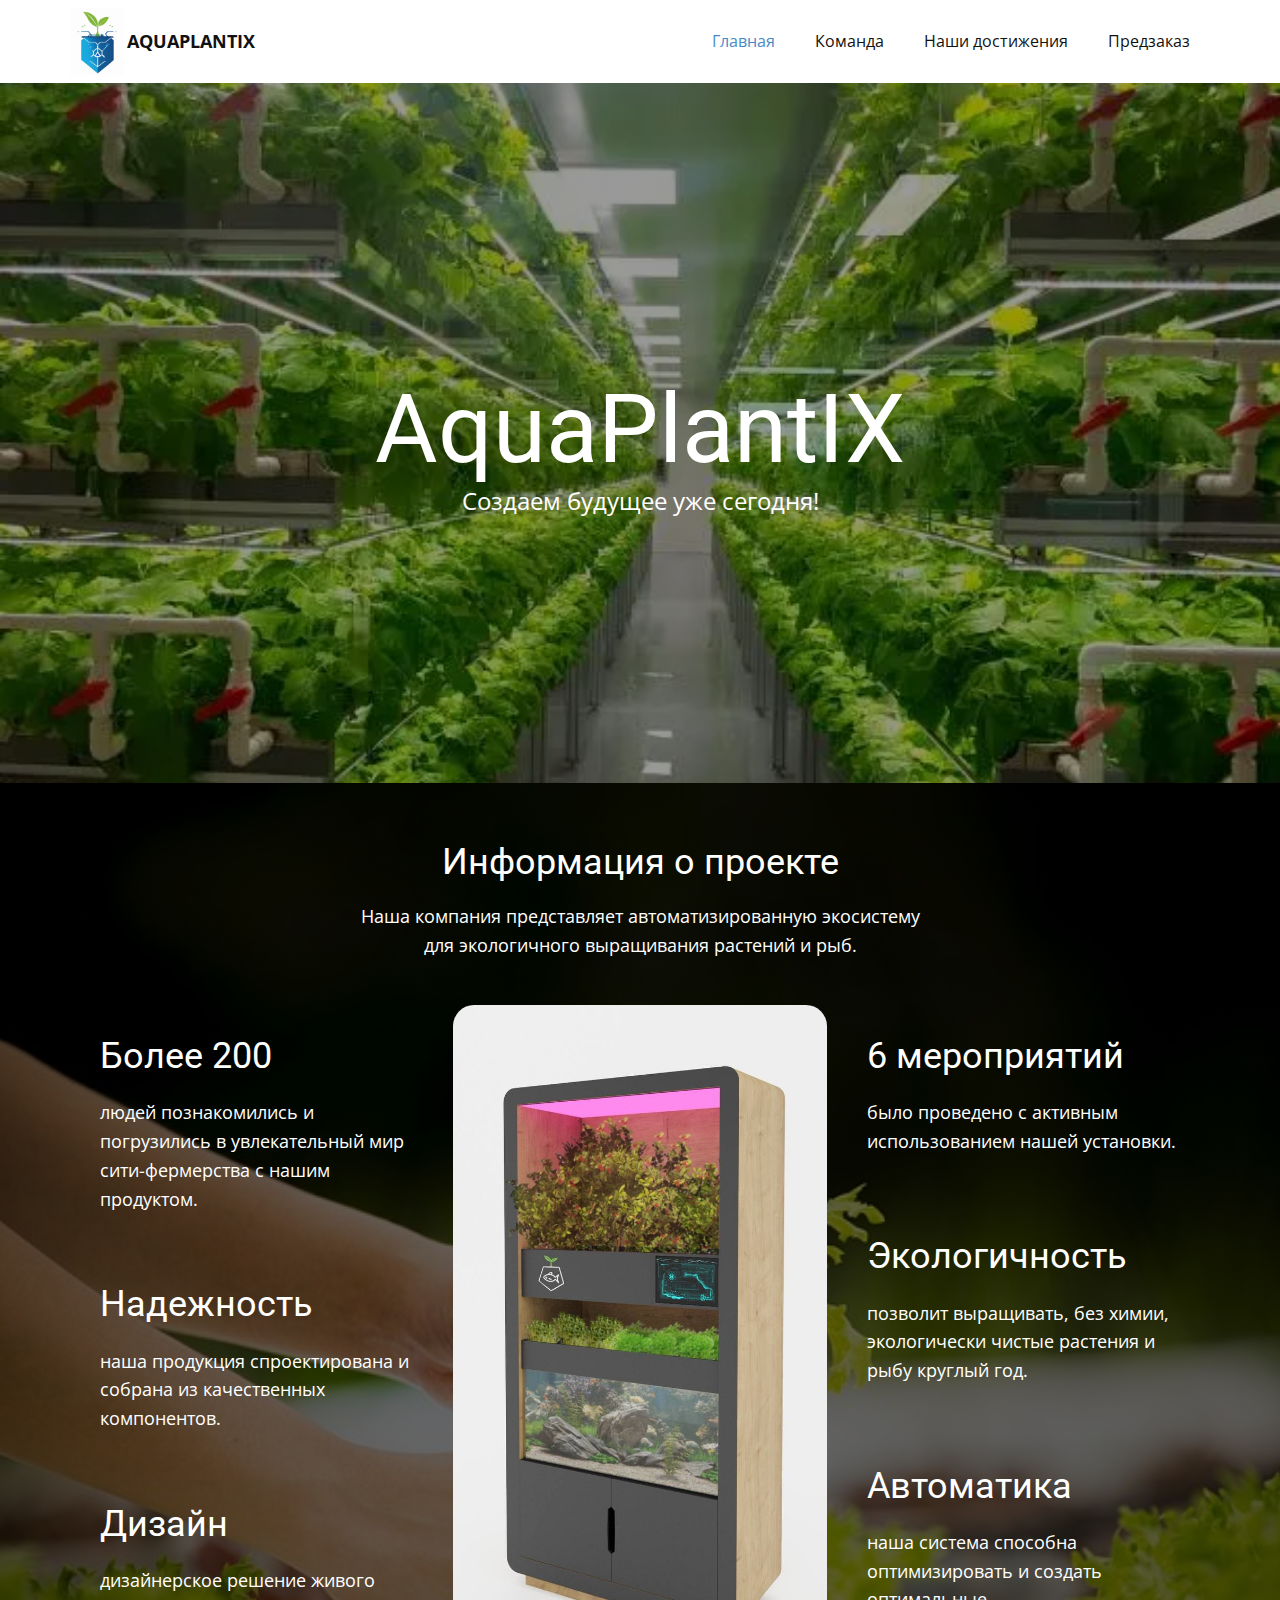
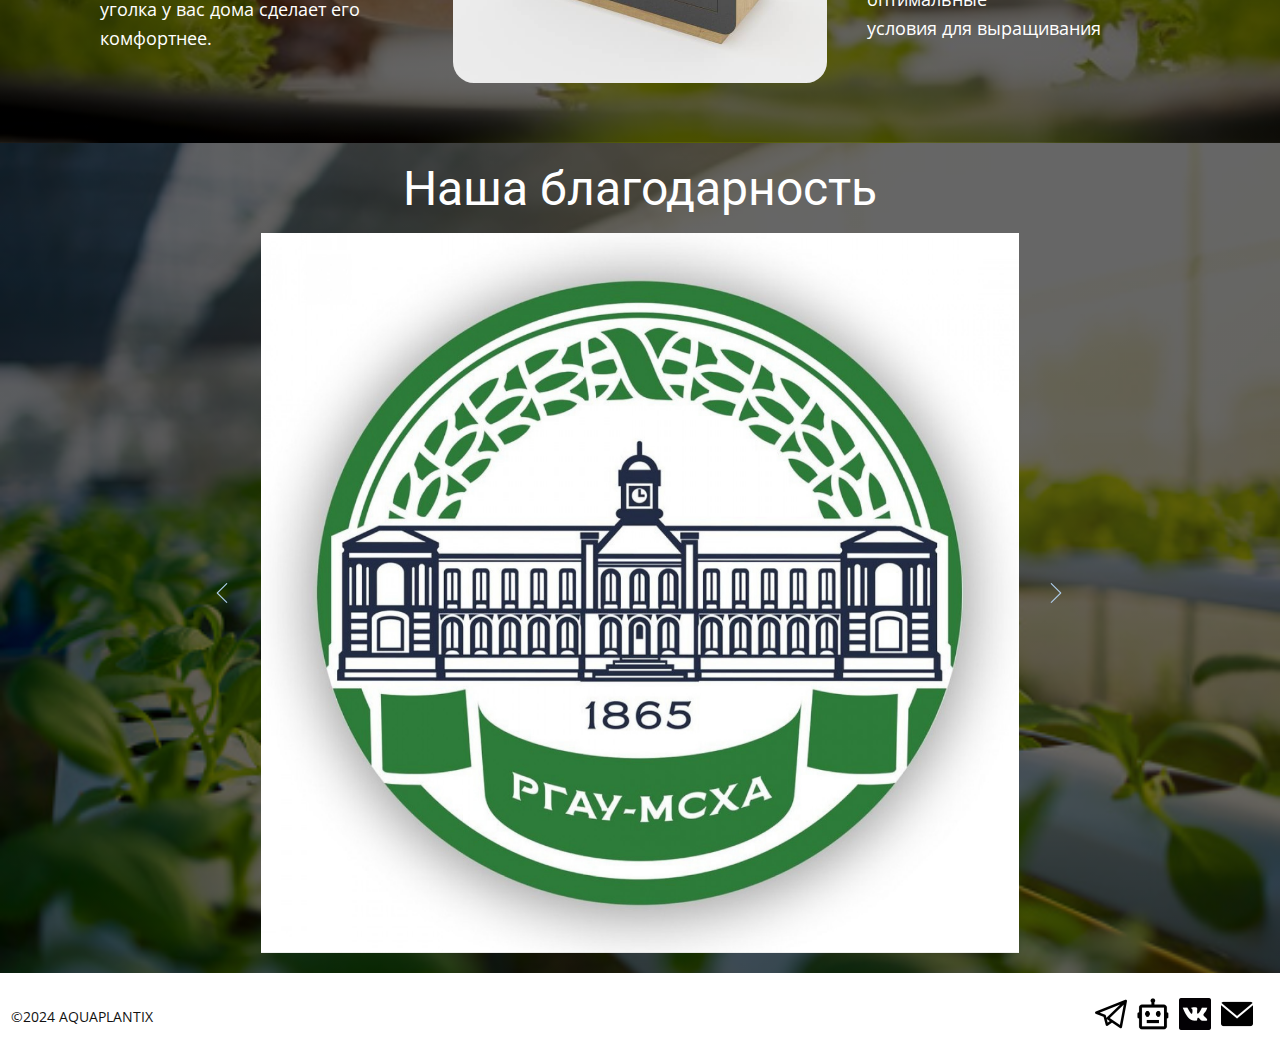
<file: index.html>
<!DOCTYPE html>
<html style="font-size: 16px;" lang="ru"><head>
    <meta name="viewport" content="width=device-width, initial-scale=1.0">
    <meta charset="utf-8">
    <meta name="keywords" content="Sample Headline">
    <meta name="description" content="">
    <title>Главная</title>
    <link rel="stylesheet" href="aqua.css" media="screen">
<link rel="stylesheet" href="Главная.css" media="screen">
    <script class="u-script" type="text/javascript" src="jquery.js" defer=""></script>
    <script class="u-script" type="text/javascript" src="aqua.js" defer=""></script>
    <meta name="generator" content="">
    <link id="u-theme-google-font" rel="stylesheet" href="https://fonts.googleapis.com/css?family=Roboto:100,100i,300,300i,400,400i,500,500i,700,700i,900,900i|Open+Sans:300,300i,400,400i,500,500i,600,600i,700,700i,800,800i">
    
    
    
    
    
    <script type="application/ld+json">{
		"@context": "http://schema.org",
		"@type": "Organization",
		"name": "AquaPlantIX",
		"logo": "images/1-LogoforAQUAPLANTIXacompanydedicatedtoth.png",
		"sameAs": [
				"https://t.me/AquaPlantlX",
				"https://t.me/AquaPlantIX_bot",
				"https://vk.com/aquaplantix",
				"mailto:makar9204@ya.ru"
		]
}</script>
    <meta name="theme-color" content="#478ac9">
    <meta property="og:title" content="Главная">
    <meta property="og:description" content="">
    <meta property="og:type" content="website">
  <meta data-intl-tel-input-cdn-path="intlTelInput/"></head>
  <body data-home-page="Главная.html" data-home-page-title="Главная" data-path-to-root="./" data-include-products="false" class="u-body u-xl-mode" data-lang="ru"><header class="u-clearfix u-header u-white u-header" id="sec-2b08"><div class="u-clearfix u-sheet u-sheet-1">
        <a class="u-image u-logo u-image-1" data-image-width="640" data-image-height="800">
          <img src="images/1-LogoforAQUAPLANTIXacompanydedicatedtoth.png" class="u-logo-image u-logo-image-1">
        </a>
        <nav class="u-menu u-menu-one-level u-offcanvas u-menu-1">
          <div class="menu-collapse" style="font-size: 1rem; letter-spacing: 0px;">
            <a class="u-button-style u-custom-left-right-menu-spacing u-custom-padding-bottom u-custom-top-bottom-menu-spacing u-nav-link u-text-active-palette-1-base u-text-hover-palette-2-base" href="#">
              <svg class="u-svg-link" viewBox="0 0 24 24"><use xmlns:xlink="http://www.w3.org/1999/xlink" xlink:href="#menu-hamburger"></use></svg>
              <svg class="u-svg-content" version="1.1" id="menu-hamburger" viewBox="0 0 16 16" x="0px" y="0px" xmlns:xlink="http://www.w3.org/1999/xlink" xmlns="http://www.w3.org/2000/svg"><g><rect y="1" width="16" height="2"></rect><rect y="7" width="16" height="2"></rect><rect y="13" width="16" height="2"></rect>
</g></svg>
            </a>
          </div>
          <div class="u-custom-menu u-nav-container">
            <ul class="u-nav u-unstyled u-nav-1"><li class="u-nav-item"><a class="u-button-style u-nav-link u-text-active-palette-1-base u-text-hover-palette-2-base" href="Главная.html" style="padding: 10px 20px;">Главная</a>
</li><li class="u-nav-item"><a class="u-button-style u-nav-link u-text-active-palette-1-base u-text-hover-palette-2-base" href="Команда.html" style="padding: 10px 20px;">Команда</a>
</li><li class="u-nav-item"><a class="u-button-style u-nav-link u-text-active-palette-1-base u-text-hover-palette-2-base" href="Наши-достижения.html" style="padding: 10px 20px;">Наши достижения</a>
</li><li class="u-nav-item"><a class="u-button-style u-nav-link u-text-active-palette-1-base u-text-hover-palette-2-base" href="Предзаказ.html" style="padding: 10px 20px;">Предзаказ</a>
</li></ul>
          </div>
          <div class="u-custom-menu u-nav-container-collapse">
            <div class="u-black u-container-style u-inner-container-layout u-opacity u-opacity-95 u-sidenav">
              <div class="u-inner-container-layout u-sidenav-overflow">
                <div class="u-menu-close"></div>
                <ul class="u-align-center u-nav u-popupmenu-items u-unstyled u-nav-2"><li class="u-nav-item"><a class="u-button-style u-nav-link" href="Главная.html">Главная</a>
</li><li class="u-nav-item"><a class="u-button-style u-nav-link" href="Команда.html">Команда</a>
</li><li class="u-nav-item"><a class="u-button-style u-nav-link" href="Наши-достижения.html">Наши достижения</a>
</li><li class="u-nav-item"><a class="u-button-style u-nav-link" href="Предзаказ.html">Предзаказ</a>
</li></ul>
              </div>
            </div>
            <div class="u-black u-menu-overlay u-opacity u-opacity-70"></div>
          </div>
        </nav>
        <p class="u-text u-text-default u-text-1">AQUAPLANTIX</p>
      </div></header>
    <section class="u-align-center u-clearfix u-image u-shading u-section-1" src="" data-image-width="612" data-image-height="459" id="sec-2e0f">
      <div class="u-clearfix u-sheet u-sheet-1">
        <h1 class="u-text u-text-default u-title u-text-1">AquaPlantIX</h1>
        <p class="u-large-text u-text u-text-variant u-text-2"> Создаем будущее уже сегодня!</p>
      </div>
    </section>
    <section class="u-align-center-lg u-align-center-md u-align-center-xl u-align-left-sm u-align-left-xs u-clearfix u-image u-shading u-section-2" data-image-width="640" data-image-height="440" id="sec-81db">
      <div class="u-clearfix u-sheet u-valign-middle-xl u-sheet-1">
        <h2 class="u-text u-text-default u-text-1">Информация о проекте</h2>
        <p class="u-text u-text-2">Наша компания представляет автоматизированную экосистему для&nbsp;экологичного выращивания
растений и рыб.</p>
        <div class="custom-expanded data-layout-selected u-clearfix u-expanded-width-xl u-gutter-10 u-layout-wrap u-layout-wrap-1">
          <div class="u-gutter-0 u-layout">
            <div class="u-layout-row">
              <div class="u-size-16-lg u-size-20-sm u-size-20-xl u-size-20-xs u-size-30-md">
                <div class="u-layout-col">
                  <div class="u-align-left u-container-style u-layout-cell u-left-cell u-size-20 u-layout-cell-1">
                    <div class="u-container-layout u-valign-top u-container-layout-1">
                      <h3 class="u-text u-text-default u-text-3">Более 200 </h3>
                      <p class="u-text u-text-4">людей познакомились и погрузились в увлекательный мир сити-фермерства с нашим продуктом​.</p>
                    </div>
                  </div>
                  <div class="u-align-left u-container-style u-layout-cell u-left-cell u-size-20 u-layout-cell-2">
                    <div class="u-container-layout u-valign-top u-container-layout-2">
                      <h3 class="u-text u-text-default u-text-5"> Надежность</h3>
                      <p class="u-text u-text-6"> наша продукция спроектирована и собрана из качественных <br>компонентов.
                      </p>
                    </div>
                  </div>
                  <div class="u-align-left u-container-style u-layout-cell u-left-cell u-size-20 u-layout-cell-3">
                    <div class="u-container-layout u-valign-top u-container-layout-3">
                      <h3 class="u-text u-text-default u-text-7"> Дизайн</h3>
                      <p class="u-text u-text-8"> дизайнерское решение живого уголка у вас дома сделает его <br>комфортнее.
                      </p>
                    </div>
                  </div>
                </div>
              </div>
              <div class="u-size-20-sm u-size-20-xl u-size-20-xs u-size-27-lg u-size-30-md">
                <div class="u-layout-row">
                  <div class="u-align-left u-container-style u-image u-image-round u-layout-cell u-radius u-size-60 u-image-1" src="" data-image-width="1200" data-image-height="1280">
                    <div class="u-container-layout u-valign-top u-container-layout-4" src=""></div>
                  </div>
                </div>
              </div>
              <div class="u-size-17-lg u-size-20-sm u-size-20-xl u-size-20-xs u-size-60-md">
                <div class="u-layout-col">
                  <div class="u-align-left u-container-style u-layout-cell u-right-cell u-size-20 u-layout-cell-5">
                    <div class="u-container-layout u-valign-top u-container-layout-5">
                      <h3 class="u-text u-text-default u-text-9"> 6 мероприятий</h3>
                      <p class="u-text u-text-10"> было проведено с активным использованием нашей установки.</p>
                    </div>
                  </div>
                  <div class="u-align-left u-container-style u-layout-cell u-right-cell u-size-20 u-layout-cell-6">
                    <div class="u-container-layout u-valign-top u-container-layout-6">
                      <h3 class="u-text u-text-default u-text-11"> Экологичность</h3>
                      <p class="u-text u-text-12"> позволит выращивать, без химии, экологически чистые растения и <br>рыбу круглый год.
                      </p>
                    </div>
                  </div>
                  <div class="u-align-left u-container-style u-layout-cell u-right-cell u-size-20 u-layout-cell-7">
                    <div class="u-container-layout u-valign-top u-container-layout-7">
                      <h3 class="u-text u-text-default u-text-13"> Автоматика</h3>
                      <p class="u-text u-text-14"> наша система способна оптимизировать и создать оптимальные <br>условия для выращивания
                      </p>
                    </div>
                  </div>
                </div>
              </div>
            </div>
          </div>
        </div>
      </div>
    </section>
    <section class="u-align-center u-clearfix u-image u-shading u-section-3" id="sec-6ad6" data-image-width="509" data-image-height="339">
      <div class="u-clearfix u-sheet u-sheet-1">
        <h2 class="u-text u-text-default u-text-1">Наша благодарность</h2>
        <div id="carousel-2a76" data-interval="5000" data-u-ride="carousel" class="u-carousel u-expanded-width-sm u-expanded-width-xs u-slider u-slider-1">
          <ol class="u-absolute-hcenter u-carousel-indicators u-hidden u-carousel-indicators-1">
            <li data-u-target="#carousel-2a76" class="u-active u-grey-30" data-u-slide-to="0"></li>
            <li data-u-target="#carousel-2a76" class="u-grey-30" data-u-slide-to="1"></li>
            <li data-u-target="#carousel-2a76" class="u-grey-30" data-u-slide-to="2"></li>
            <li data-u-target="#carousel-2a76" class="u-grey-30" data-u-slide-to="3"></li>
            <li data-u-target="#carousel-2a76" class="u-grey-30" data-u-slide-to="4"></li>
            <li data-u-target="#carousel-2a76" class="u-grey-30" data-u-slide-to="5"></li>
            <li data-u-target="#carousel-2a76" class="u-grey-30" data-u-slide-to="6"></li>
            <li data-u-target="#carousel-2a76" class="u-grey-30" data-u-slide-to="7"></li>
          </ol>
          <div class="u-carousel-inner" role="listbox">
            <div class="custom-expanded u-active u-carousel-item u-container-style u-image u-slide u-image-1" data-image-width="1200" data-image-height="1200">
              <div class="u-container-layout u-container-layout-1"></div>
            </div>
            <div class="custom-expanded u-align-center u-carousel-item u-container-style u-image u-slide u-image-2" data-image-width="1160" data-image-height="1168">
              <div class="u-container-layout u-container-layout-2"></div>
            </div>
            <div class="custom-expanded u-carousel-item u-container-style u-image u-slide u-image-3" data-image-width="1280" data-image-height="1280">
              <div class="u-container-layout u-container-layout-3"></div>
            </div>
            <div class="custom-expanded u-carousel-item u-container-style u-image u-slide u-image-4" data-image-width="1140" data-image-height="795">
              <div class="u-container-layout u-container-layout-4"></div>
            </div>
            <div class="custom-expanded u-carousel-item u-container-align-center u-container-style u-image u-image-contain u-slide u-image-5" data-image-width="300" data-image-height="300">
              <div class="u-container-layout u-container-layout-5"></div>
            </div>
            <div class="custom-expanded u-carousel-item u-container-align-center u-container-style u-image u-slide u-image-6" data-image-width="1680" data-image-height="1188">
              <div class="u-container-layout u-container-layout-6"></div>
            </div>
            <div class="custom-expanded u-carousel-item u-container-align-center u-container-style u-image u-slide u-image-7" data-image-width="1075" data-image-height="720">
              <div class="u-container-layout u-container-layout-7"></div>
            </div>
            <div class="custom-expanded u-carousel-item u-container-style u-image u-image-contain u-slide u-image-8" data-image-width="944" data-image-height="382">
              <div class="u-container-layout u-container-layout-8"></div>
            </div>
          </div>
          <a class="u-absolute-vcenter u-carousel-control u-carousel-control-prev u-hidden-sm u-hidden-xs u-spacing-9 u-carousel-control-1" href="#carousel-2a76" role="button" data-u-slide="prev">
            <span aria-hidden="true">
              <svg viewBox="0 0 477.175 477.175"><path d="M145.188,238.575l215.5-215.5c5.3-5.3,5.3-13.8,0-19.1s-13.8-5.3-19.1,0l-225.1,225.1c-5.3,5.3-5.3,13.8,0,19.1l225.1,225
                    c2.6,2.6,6.1,4,9.5,4s6.9-1.3,9.5-4c5.3-5.3,5.3-13.8,0-19.1L145.188,238.575z"></path></svg>
            </span>
            <span class="sr-only">+Previous</span>
          </a>
          <a class="u-absolute-vcenter u-carousel-control u-carousel-control-next u-hidden-sm u-hidden-xs u-spacing-9 u-carousel-control-2" href="#carousel-2a76" role="button" data-u-slide="next">
            <span aria-hidden="true">
              <svg viewBox="0 0 477.175 477.175"><path d="M360.731,229.075l-225.1-225.1c-5.3-5.3-13.8-5.3-19.1,0s-5.3,13.8,0,19.1l215.5,215.5l-215.5,215.5
                    c-5.3,5.3-5.3,13.8,0,19.1c2.6,2.6,6.1,4,9.5,4c3.4,0,6.9-1.3,9.5-4l225.1-225.1C365.931,242.875,365.931,234.275,360.731,229.075z"></path></svg>
            </span>
            <span class="sr-only">+Next</span>
          </a>
        </div>
      </div>
      <style data-mode="XXL">@media (max-width: 0px) {
  .u-section-3 .u-sheet-1 {
    min-height: 613px;
  }
  .u-section-3 .u-slider-1 {
    width: 758px;
    min-height: 478px;
    height: auto;
    margin-top: 60px;
    margin-bottom: 60px;
    margin-left: auto;
    margin-right: auto;
  }
  .u-section-3 .u-carousel-indicators-1 {
    position: absolute;
    bottom: 10px;
    width: auto;
    height: auto;
  }
  .u-block-c60b-25 {
    background-image: linear-gradient(0deg, rgba(0,0,0,0.4), rgba(0,0,0,0.4)), url("[data-uri]");
    background-position: 50% 50%;
  }
  .u-block-c60b-26 {
    padding-top: 30px;
    padding-bottom: 30px;
    padding-left: 60px;
    padding-right: 60px;
  }
  .u-block-c60b-32 {
    margin-top: 0;
    margin-bottom: 0;
    margin-left: auto;
    margin-right: auto;
  }
  .u-block-c60b-33 {
    width: 409px;
    margin-top: 20px;
    margin-left: auto;
    margin-right: auto;
    margin-bottom: 0;
  }
  .u-block-c60b-34 {
    border-style: none;
    font-weight: 700;
    text-transform: uppercase;
    font-size: 0.875rem;
    letter-spacing: 1px;
    background-image: none;
    margin-top: 30px;
    margin-left: auto;
    margin-right: auto;
    margin-bottom: 0;
  }
  .u-section-3 .u-image-2 {
    background-image: linear-gradient(0deg, rgba(0,0,0,0.4), rgba(0,0,0,0.4)), url("[data-uri]");
    background-position: 50% 50%;
  }
  .u-section-3 .u-container-layout-2 {
    padding-top: 30px;
    padding-bottom: 30px;
    padding-left: 60px;
    padding-right: 60px;
  }
  .u-block-c60b-37 {
    margin-top: 0;
    margin-bottom: 0;
    margin-left: auto;
    margin-right: auto;
  }
  .u-block-c60b-38 {
    width: 409px;
    margin-top: 20px;
    margin-left: auto;
    margin-right: auto;
    margin-bottom: 0;
  }
  .u-block-c60b-39 {
    border-style: none;
    font-weight: 700;
    text-transform: uppercase;
    font-size: 0.875rem;
    letter-spacing: 1px;
    background-image: none;
    margin-top: 30px;
    margin-left: auto;
    margin-right: auto;
    margin-bottom: 0;
  }
  .u-section-3 .u-carousel-control-1 {
    width: 38px;
    height: 38px;
    background-image: none;
    left: -58px;
    position: absolute;
    right: auto;
  }
  .u-section-3 .u-carousel-control-2 {
    width: 38px;
    height: 38px;
    background-image: none;
    left: auto;
    position: absolute;
    right: -58px;
  }
}</style>
    </section>
    
    
    
    <footer class="u-align-center u-clearfix u-footer u-white u-footer" id="sec-9607"><div class="u-clearfix u-sheet u-sheet-1">
        <div class="u-social-icons u-spacing-10 u-social-icons-1">
          <a class="u-social-url" title="Telegram" target="_blank" href="https://t.me/AquaPlantlX"><span class="u-file-icon u-icon u-social-facebook u-social-icon u-icon-1"><img src="images/87413.png" alt=""></span>
          </a>
          <a class="u-social-url" target="_blank" data-type="Etsy" title="Bot" href="https://t.me/AquaPlantIX_bot"><span class="u-file-icon u-icon u-social-etsy u-social-icon u-icon-2"><img src="images/bot-1.png" alt=""></span>
          </a>
          <a class="u-social-url" title="VK" target="_blank" href="https://vk.com/aquaplantix"><span class="u-file-icon u-icon u-social-icon u-social-twitter u-icon-3"><img src="images/2150.png" alt=""></span>
          </a>
          <a class="u-social-url" title="Для связи с нами" target="_blank" href="mailto:makar9204@ya.ru"><span class="u-file-icon u-icon u-social-icon u-social-instagram u-icon-4"><img src="images/mail_email_message_electronic_online_web_icon-icons.com_59986.png" alt=""></span>
          </a>
        </div>
        <p class="u-small-text u-text u-text-variant u-text-1"> ©2024 AQUAPLANTIX</p>
      </div></footer>
    
  
</body></html>
</file>
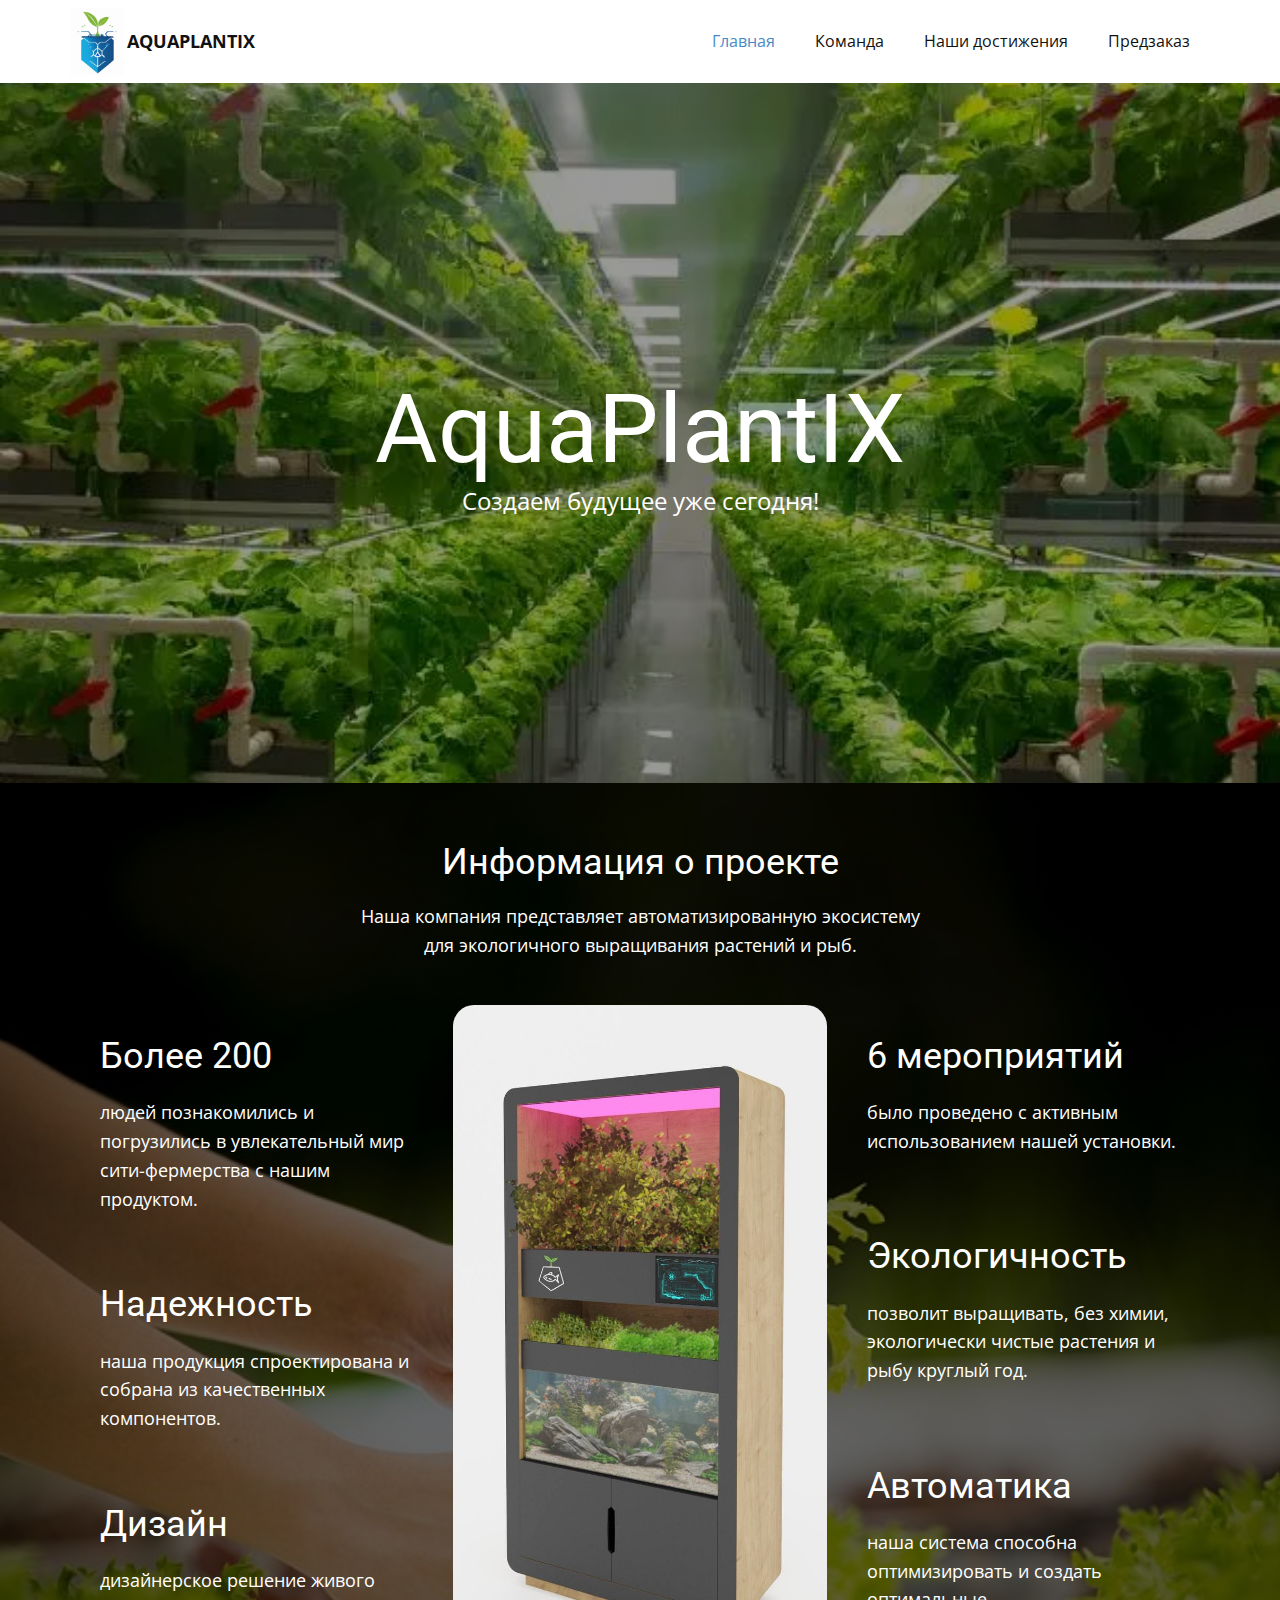
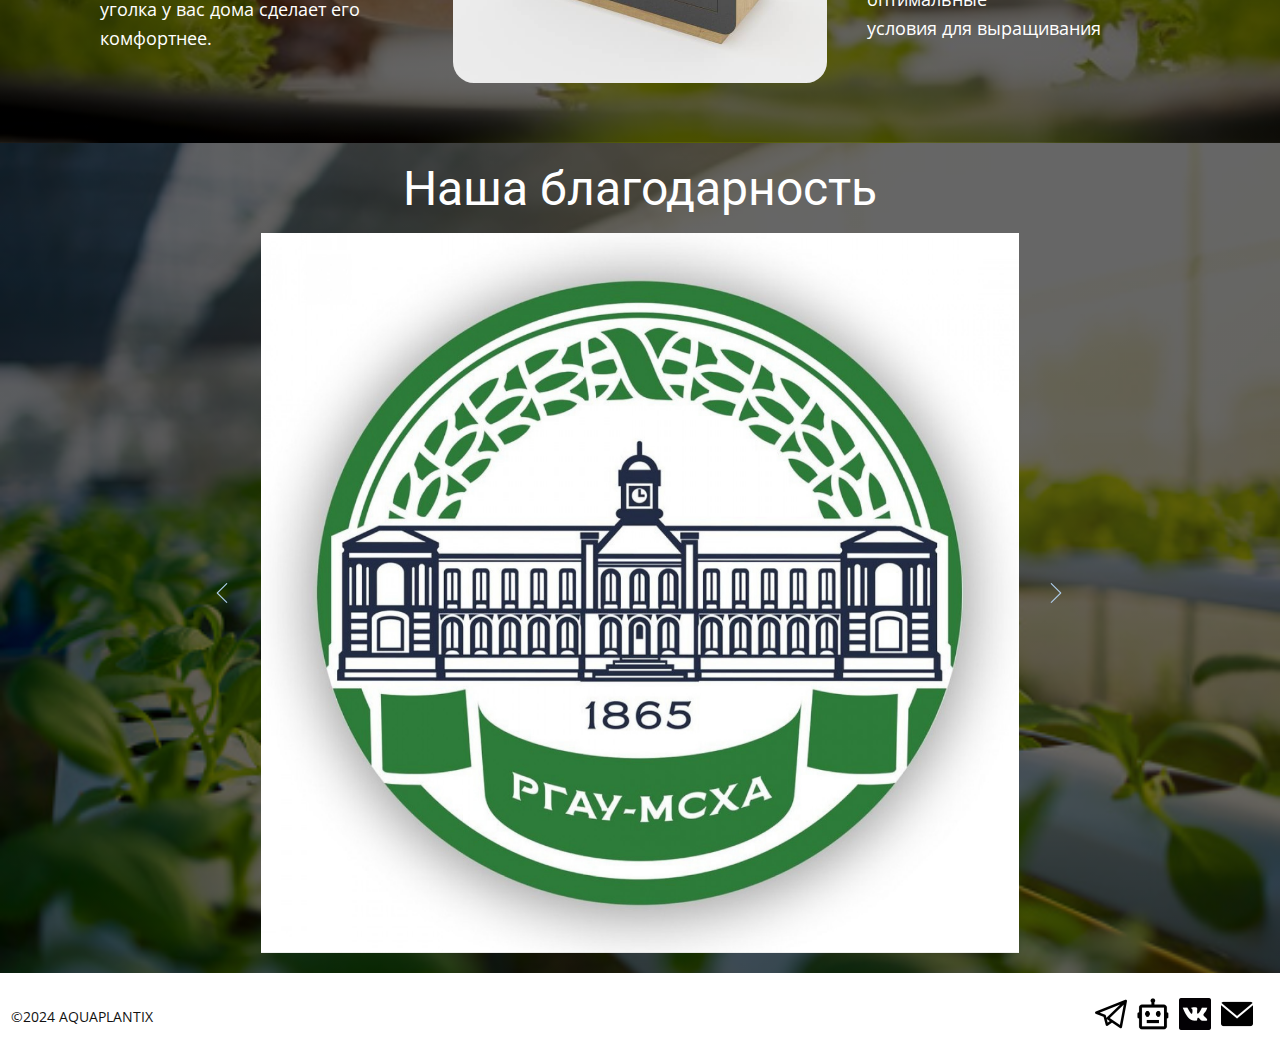
<file: Главная.html>
<!DOCTYPE html>
<html style="font-size: 16px;" lang="ru"><head>
    <meta name="viewport" content="width=device-width, initial-scale=1.0">
    <meta charset="utf-8">
    <meta name="keywords" content="Sample Headline">
    <meta name="description" content="">
    <title>Главная</title>
    <link rel="stylesheet" href="aqua.css" media="screen">
<link rel="stylesheet" href="Главная.css" media="screen">
    <script class="u-script" type="text/javascript" src="jquery.js" defer=""></script>
    <script class="u-script" type="text/javascript" src="aqua.js" defer=""></script>
    <meta name="generator" content="">
    <link id="u-theme-google-font" rel="stylesheet" href="https://fonts.googleapis.com/css?family=Roboto:100,100i,300,300i,400,400i,500,500i,700,700i,900,900i|Open+Sans:300,300i,400,400i,500,500i,600,600i,700,700i,800,800i">
    
    
    
    
    
    <script type="application/ld+json">{
		"@context": "http://schema.org",
		"@type": "Organization",
		"name": "AquaPlantIX",
		"logo": "images/1-LogoforAQUAPLANTIXacompanydedicatedtoth.png",
		"sameAs": [
				"https://t.me/AquaPlantlX",
				"https://t.me/AquaPlantIX_bot",
				"https://vk.com/aquaplantix",
				"mailto:makar9204@ya.ru"
		]
}</script>
    <meta name="theme-color" content="#478ac9">
    <meta property="og:title" content="Главная">
    <meta property="og:description" content="">
    <meta property="og:type" content="website">
  <meta data-intl-tel-input-cdn-path="intlTelInput/"></head>
  <body data-path-to-root="./" data-include-products="false" class="u-body u-xl-mode" data-lang="ru"><header class="u-clearfix u-header u-white u-header" id="sec-2b08"><div class="u-clearfix u-sheet u-sheet-1">
        <a class="u-image u-logo u-image-1" data-image-width="640" data-image-height="800">
          <img src="images/1-LogoforAQUAPLANTIXacompanydedicatedtoth.png" class="u-logo-image u-logo-image-1">
        </a>
        <nav class="u-menu u-menu-one-level u-offcanvas u-menu-1">
          <div class="menu-collapse" style="font-size: 1rem; letter-spacing: 0px;">
            <a class="u-button-style u-custom-left-right-menu-spacing u-custom-padding-bottom u-custom-top-bottom-menu-spacing u-nav-link u-text-active-palette-1-base u-text-hover-palette-2-base" href="#">
              <svg class="u-svg-link" viewBox="0 0 24 24"><use xmlns:xlink="http://www.w3.org/1999/xlink" xlink:href="#menu-hamburger"></use></svg>
              <svg class="u-svg-content" version="1.1" id="menu-hamburger" viewBox="0 0 16 16" x="0px" y="0px" xmlns:xlink="http://www.w3.org/1999/xlink" xmlns="http://www.w3.org/2000/svg"><g><rect y="1" width="16" height="2"></rect><rect y="7" width="16" height="2"></rect><rect y="13" width="16" height="2"></rect>
</g></svg>
            </a>
          </div>
          <div class="u-custom-menu u-nav-container">
            <ul class="u-nav u-unstyled u-nav-1"><li class="u-nav-item"><a class="u-button-style u-nav-link u-text-active-palette-1-base u-text-hover-palette-2-base" href="Главная.html" style="padding: 10px 20px;">Главная</a>
</li><li class="u-nav-item"><a class="u-button-style u-nav-link u-text-active-palette-1-base u-text-hover-palette-2-base" href="Команда.html" style="padding: 10px 20px;">Команда</a>
</li><li class="u-nav-item"><a class="u-button-style u-nav-link u-text-active-palette-1-base u-text-hover-palette-2-base" href="Наши-достижения.html" style="padding: 10px 20px;">Наши достижения</a>
</li><li class="u-nav-item"><a class="u-button-style u-nav-link u-text-active-palette-1-base u-text-hover-palette-2-base" href="Предзаказ.html" style="padding: 10px 20px;">Предзаказ</a>
</li></ul>
          </div>
          <div class="u-custom-menu u-nav-container-collapse">
            <div class="u-black u-container-style u-inner-container-layout u-opacity u-opacity-95 u-sidenav">
              <div class="u-inner-container-layout u-sidenav-overflow">
                <div class="u-menu-close"></div>
                <ul class="u-align-center u-nav u-popupmenu-items u-unstyled u-nav-2"><li class="u-nav-item"><a class="u-button-style u-nav-link" href="Главная.html">Главная</a>
</li><li class="u-nav-item"><a class="u-button-style u-nav-link" href="Команда.html">Команда</a>
</li><li class="u-nav-item"><a class="u-button-style u-nav-link" href="Наши-достижения.html">Наши достижения</a>
</li><li class="u-nav-item"><a class="u-button-style u-nav-link" href="Предзаказ.html">Предзаказ</a>
</li></ul>
              </div>
            </div>
            <div class="u-black u-menu-overlay u-opacity u-opacity-70"></div>
          </div>
        </nav>
        <p class="u-text u-text-default u-text-1">AQUAPLANTIX</p>
      </div></header>
    <section class="u-align-center u-clearfix u-image u-shading u-section-1" src="" data-image-width="612" data-image-height="459" id="sec-2e0f">
      <div class="u-clearfix u-sheet u-sheet-1">
        <h1 class="u-text u-text-default u-title u-text-1">AquaPlantIX</h1>
        <p class="u-large-text u-text u-text-variant u-text-2"> Создаем будущее уже сегодня!</p>
      </div>
    </section>
    <section class="u-align-center-lg u-align-center-md u-align-center-xl u-align-left-sm u-align-left-xs u-clearfix u-image u-shading u-section-2" data-image-width="640" data-image-height="440" id="sec-81db">
      <div class="u-clearfix u-sheet u-valign-middle-xl u-sheet-1">
        <h2 class="u-text u-text-default u-text-1">Информация о проекте</h2>
        <p class="u-text u-text-2">Наша компания представляет автоматизированную экосистему для&nbsp;экологичного выращивания
растений и рыб.</p>
        <div class="custom-expanded data-layout-selected u-clearfix u-expanded-width-xl u-gutter-10 u-layout-wrap u-layout-wrap-1">
          <div class="u-gutter-0 u-layout">
            <div class="u-layout-row">
              <div class="u-size-16-lg u-size-20-sm u-size-20-xl u-size-20-xs u-size-30-md">
                <div class="u-layout-col">
                  <div class="u-align-left u-container-style u-layout-cell u-left-cell u-size-20 u-layout-cell-1">
                    <div class="u-container-layout u-valign-top u-container-layout-1">
                      <h3 class="u-text u-text-default u-text-3">Более 200 </h3>
                      <p class="u-text u-text-4">людей познакомились и погрузились в увлекательный мир сити-фермерства с нашим продуктом​.</p>
                    </div>
                  </div>
                  <div class="u-align-left u-container-style u-layout-cell u-left-cell u-size-20 u-layout-cell-2">
                    <div class="u-container-layout u-valign-top u-container-layout-2">
                      <h3 class="u-text u-text-default u-text-5"> Надежность</h3>
                      <p class="u-text u-text-6"> наша продукция спроектирована и собрана из качественных <br>компонентов.
                      </p>
                    </div>
                  </div>
                  <div class="u-align-left u-container-style u-layout-cell u-left-cell u-size-20 u-layout-cell-3">
                    <div class="u-container-layout u-valign-top u-container-layout-3">
                      <h3 class="u-text u-text-default u-text-7"> Дизайн</h3>
                      <p class="u-text u-text-8"> дизайнерское решение живого уголка у вас дома сделает его <br>комфортнее.
                      </p>
                    </div>
                  </div>
                </div>
              </div>
              <div class="u-size-20-sm u-size-20-xl u-size-20-xs u-size-27-lg u-size-30-md">
                <div class="u-layout-row">
                  <div class="u-align-left u-container-style u-image u-image-round u-layout-cell u-radius u-size-60 u-image-1" src="" data-image-width="1200" data-image-height="1280">
                    <div class="u-container-layout u-valign-top u-container-layout-4" src=""></div>
                  </div>
                </div>
              </div>
              <div class="u-size-17-lg u-size-20-sm u-size-20-xl u-size-20-xs u-size-60-md">
                <div class="u-layout-col">
                  <div class="u-align-left u-container-style u-layout-cell u-right-cell u-size-20 u-layout-cell-5">
                    <div class="u-container-layout u-valign-top u-container-layout-5">
                      <h3 class="u-text u-text-default u-text-9"> 6 мероприятий</h3>
                      <p class="u-text u-text-10"> было проведено с активным использованием нашей установки.</p>
                    </div>
                  </div>
                  <div class="u-align-left u-container-style u-layout-cell u-right-cell u-size-20 u-layout-cell-6">
                    <div class="u-container-layout u-valign-top u-container-layout-6">
                      <h3 class="u-text u-text-default u-text-11"> Экологичность</h3>
                      <p class="u-text u-text-12"> позволит выращивать, без химии, экологически чистые растения и <br>рыбу круглый год.
                      </p>
                    </div>
                  </div>
                  <div class="u-align-left u-container-style u-layout-cell u-right-cell u-size-20 u-layout-cell-7">
                    <div class="u-container-layout u-valign-top u-container-layout-7">
                      <h3 class="u-text u-text-default u-text-13"> Автоматика</h3>
                      <p class="u-text u-text-14"> наша система способна оптимизировать и создать оптимальные <br>условия для выращивания
                      </p>
                    </div>
                  </div>
                </div>
              </div>
            </div>
          </div>
        </div>
      </div>
    </section>
    <section class="u-align-center u-clearfix u-image u-shading u-section-3" id="sec-6ad6" data-image-width="509" data-image-height="339">
      <div class="u-clearfix u-sheet u-sheet-1">
        <h2 class="u-text u-text-default u-text-1">Наша благодарность</h2>
        <div id="carousel-2a76" data-interval="5000" data-u-ride="carousel" class="u-carousel u-expanded-width-sm u-expanded-width-xs u-slider u-slider-1">
          <ol class="u-absolute-hcenter u-carousel-indicators u-hidden u-carousel-indicators-1">
            <li data-u-target="#carousel-2a76" class="u-active u-grey-30" data-u-slide-to="0"></li>
            <li data-u-target="#carousel-2a76" class="u-grey-30" data-u-slide-to="1"></li>
            <li data-u-target="#carousel-2a76" class="u-grey-30" data-u-slide-to="2"></li>
            <li data-u-target="#carousel-2a76" class="u-grey-30" data-u-slide-to="3"></li>
            <li data-u-target="#carousel-2a76" class="u-grey-30" data-u-slide-to="4"></li>
            <li data-u-target="#carousel-2a76" class="u-grey-30" data-u-slide-to="5"></li>
            <li data-u-target="#carousel-2a76" class="u-grey-30" data-u-slide-to="6"></li>
            <li data-u-target="#carousel-2a76" class="u-grey-30" data-u-slide-to="7"></li>
          </ol>
          <div class="u-carousel-inner" role="listbox">
            <div class="custom-expanded u-active u-carousel-item u-container-style u-image u-slide u-image-1" data-image-width="1200" data-image-height="1200">
              <div class="u-container-layout u-container-layout-1"></div>
            </div>
            <div class="custom-expanded u-align-center u-carousel-item u-container-style u-image u-slide u-image-2" data-image-width="1160" data-image-height="1168">
              <div class="u-container-layout u-container-layout-2"></div>
            </div>
            <div class="custom-expanded u-carousel-item u-container-style u-image u-slide u-image-3" data-image-width="1280" data-image-height="1280">
              <div class="u-container-layout u-container-layout-3"></div>
            </div>
            <div class="custom-expanded u-carousel-item u-container-style u-image u-slide u-image-4" data-image-width="1140" data-image-height="795">
              <div class="u-container-layout u-container-layout-4"></div>
            </div>
            <div class="custom-expanded u-carousel-item u-container-align-center u-container-style u-image u-image-contain u-slide u-image-5" data-image-width="300" data-image-height="300">
              <div class="u-container-layout u-container-layout-5"></div>
            </div>
            <div class="custom-expanded u-carousel-item u-container-align-center u-container-style u-image u-slide u-image-6" data-image-width="1680" data-image-height="1188">
              <div class="u-container-layout u-container-layout-6"></div>
            </div>
            <div class="custom-expanded u-carousel-item u-container-align-center u-container-style u-image u-slide u-image-7" data-image-width="1075" data-image-height="720">
              <div class="u-container-layout u-container-layout-7"></div>
            </div>
            <div class="custom-expanded u-carousel-item u-container-style u-image u-image-contain u-slide u-image-8" data-image-width="944" data-image-height="382">
              <div class="u-container-layout u-container-layout-8"></div>
            </div>
          </div>
          <a class="u-absolute-vcenter u-carousel-control u-carousel-control-prev u-hidden-sm u-hidden-xs u-spacing-9 u-carousel-control-1" href="#carousel-2a76" role="button" data-u-slide="prev">
            <span aria-hidden="true">
              <svg viewBox="0 0 477.175 477.175"><path d="M145.188,238.575l215.5-215.5c5.3-5.3,5.3-13.8,0-19.1s-13.8-5.3-19.1,0l-225.1,225.1c-5.3,5.3-5.3,13.8,0,19.1l225.1,225
                    c2.6,2.6,6.1,4,9.5,4s6.9-1.3,9.5-4c5.3-5.3,5.3-13.8,0-19.1L145.188,238.575z"></path></svg>
            </span>
            <span class="sr-only">+Previous</span>
          </a>
          <a class="u-absolute-vcenter u-carousel-control u-carousel-control-next u-hidden-sm u-hidden-xs u-spacing-9 u-carousel-control-2" href="#carousel-2a76" role="button" data-u-slide="next">
            <span aria-hidden="true">
              <svg viewBox="0 0 477.175 477.175"><path d="M360.731,229.075l-225.1-225.1c-5.3-5.3-13.8-5.3-19.1,0s-5.3,13.8,0,19.1l215.5,215.5l-215.5,215.5
                    c-5.3,5.3-5.3,13.8,0,19.1c2.6,2.6,6.1,4,9.5,4c3.4,0,6.9-1.3,9.5-4l225.1-225.1C365.931,242.875,365.931,234.275,360.731,229.075z"></path></svg>
            </span>
            <span class="sr-only">+Next</span>
          </a>
        </div>
      </div>
      <style data-mode="XXL">@media (max-width: 0px) {
  .u-section-3 .u-sheet-1 {
    min-height: 613px;
  }
  .u-section-3 .u-slider-1 {
    width: 758px;
    min-height: 478px;
    height: auto;
    margin-top: 60px;
    margin-bottom: 60px;
    margin-left: auto;
    margin-right: auto;
  }
  .u-section-3 .u-carousel-indicators-1 {
    position: absolute;
    bottom: 10px;
    width: auto;
    height: auto;
  }
  .u-block-c60b-25 {
    background-image: linear-gradient(0deg, rgba(0,0,0,0.4), rgba(0,0,0,0.4)), url("[data-uri]");
    background-position: 50% 50%;
  }
  .u-block-c60b-26 {
    padding-top: 30px;
    padding-bottom: 30px;
    padding-left: 60px;
    padding-right: 60px;
  }
  .u-block-c60b-32 {
    margin-top: 0;
    margin-bottom: 0;
    margin-left: auto;
    margin-right: auto;
  }
  .u-block-c60b-33 {
    width: 409px;
    margin-top: 20px;
    margin-left: auto;
    margin-right: auto;
    margin-bottom: 0;
  }
  .u-block-c60b-34 {
    border-style: none;
    font-weight: 700;
    text-transform: uppercase;
    font-size: 0.875rem;
    letter-spacing: 1px;
    background-image: none;
    margin-top: 30px;
    margin-left: auto;
    margin-right: auto;
    margin-bottom: 0;
  }
  .u-section-3 .u-image-2 {
    background-image: linear-gradient(0deg, rgba(0,0,0,0.4), rgba(0,0,0,0.4)), url("[data-uri]");
    background-position: 50% 50%;
  }
  .u-section-3 .u-container-layout-2 {
    padding-top: 30px;
    padding-bottom: 30px;
    padding-left: 60px;
    padding-right: 60px;
  }
  .u-block-c60b-37 {
    margin-top: 0;
    margin-bottom: 0;
    margin-left: auto;
    margin-right: auto;
  }
  .u-block-c60b-38 {
    width: 409px;
    margin-top: 20px;
    margin-left: auto;
    margin-right: auto;
    margin-bottom: 0;
  }
  .u-block-c60b-39 {
    border-style: none;
    font-weight: 700;
    text-transform: uppercase;
    font-size: 0.875rem;
    letter-spacing: 1px;
    background-image: none;
    margin-top: 30px;
    margin-left: auto;
    margin-right: auto;
    margin-bottom: 0;
  }
  .u-section-3 .u-carousel-control-1 {
    width: 38px;
    height: 38px;
    background-image: none;
    left: -58px;
    position: absolute;
    right: auto;
  }
  .u-section-3 .u-carousel-control-2 {
    width: 38px;
    height: 38px;
    background-image: none;
    left: auto;
    position: absolute;
    right: -58px;
  }
}</style>
    </section>
    
    
    
    <footer class="u-align-center u-clearfix u-footer u-white u-footer" id="sec-9607"><div class="u-clearfix u-sheet u-sheet-1">
        <div class="u-social-icons u-spacing-10 u-social-icons-1">
          <a class="u-social-url" title="Telegram" target="_blank" href="https://t.me/AquaPlantlX"><span class="u-file-icon u-icon u-social-facebook u-social-icon u-icon-1"><img src="images/87413.png" alt=""></span>
          </a>
          <a class="u-social-url" target="_blank" data-type="Etsy" title="Bot" href="https://t.me/AquaPlantIX_bot"><span class="u-file-icon u-icon u-social-etsy u-social-icon u-icon-2"><img src="images/bot-1.png" alt=""></span>
          </a>
          <a class="u-social-url" title="VK" target="_blank" href="https://vk.com/aquaplantix"><span class="u-file-icon u-icon u-social-icon u-social-twitter u-icon-3"><img src="images/2150.png" alt=""></span>
          </a>
          <a class="u-social-url" title="Для связи с нами" target="_blank" href="mailto:makar9204@ya.ru"><span class="u-file-icon u-icon u-social-icon u-social-instagram u-icon-4"><img src="images/mail_email_message_electronic_online_web_icon-icons.com_59986.png" alt=""></span>
          </a>
        </div>
        <p class="u-small-text u-text u-text-variant u-text-1"> ©2024 AQUAPLANTIX</p>
      </div></footer>
  
</body></html>
</file>
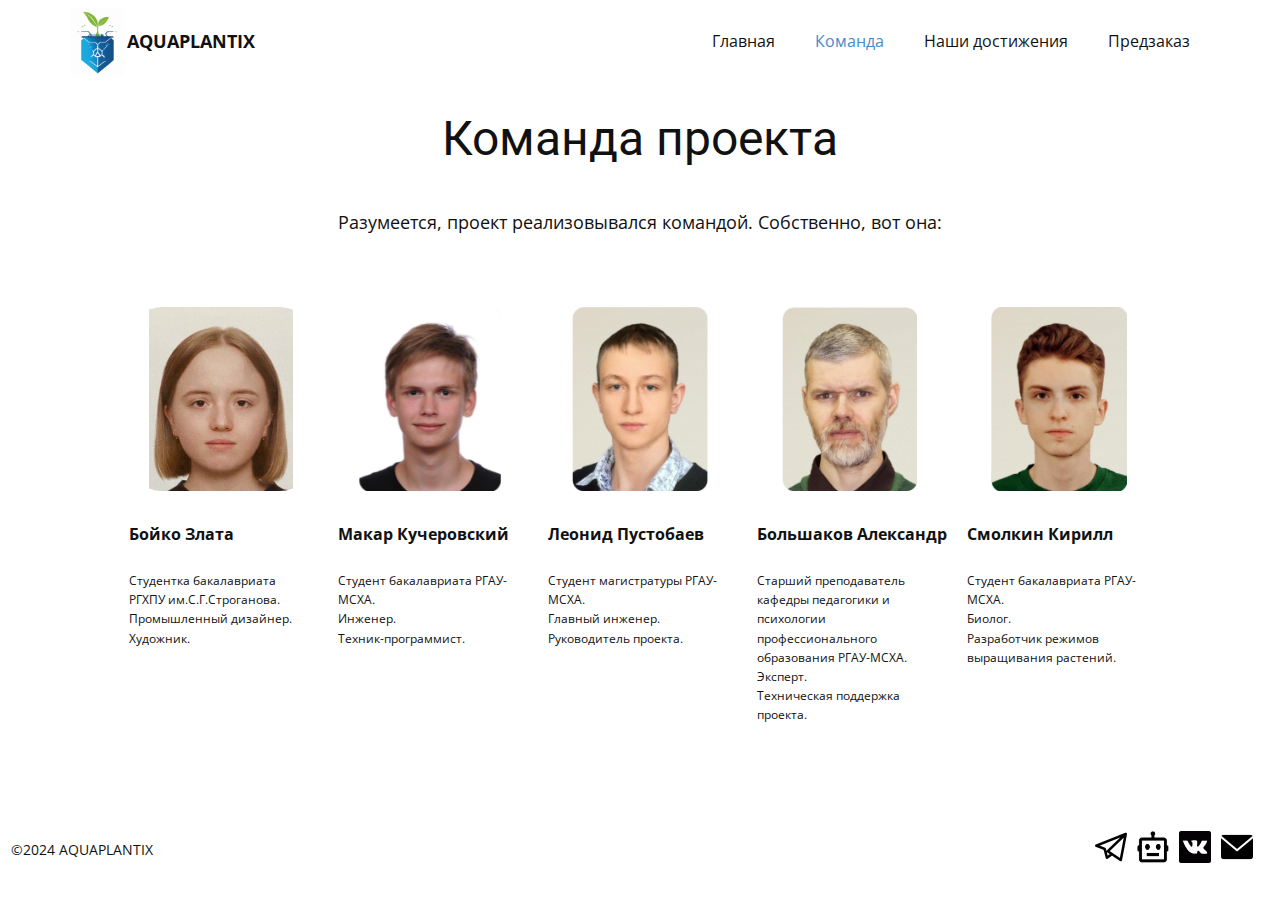
<file: Команда.html>
<!DOCTYPE html>
<html style="font-size: 16px;" lang="ru"><head>
    <meta name="viewport" content="width=device-width, initial-scale=1.0">
    <meta charset="utf-8">
    <meta name="keywords" content="">
    <meta name="description" content="">
    <title>Команда</title>
    <link rel="stylesheet" href="aqua.css" media="screen">
<link rel="stylesheet" href="Команда.css" media="screen">
    <script class="u-script" type="text/javascript" src="jquery.js" defer=""></script>
    <script class="u-script" type="text/javascript" src="aqua.js" defer=""></script>
    <meta name="generator" content="">
    <link id="u-theme-google-font" rel="stylesheet" href="https://fonts.googleapis.com/css?family=Roboto:100,100i,300,300i,400,400i,500,500i,700,700i,900,900i|Open+Sans:300,300i,400,400i,500,500i,600,600i,700,700i,800,800i">
    
    
    
    <script type="application/ld+json">{
		"@context": "http://schema.org",
		"@type": "Organization",
		"name": "AquaPlantIX",
		"logo": "images/1-LogoforAQUAPLANTIXacompanydedicatedtoth.png",
		"sameAs": [
				"https://t.me/AquaPlantlX",
				"https://t.me/AquaPlantIX_bot",
				"https://vk.com/aquaplantix",
				"mailto:makar9204@ya.ru"
		]
}</script>
    <meta name="theme-color" content="#478ac9">
    <meta property="og:title" content="Команда">
    <meta property="og:description" content="">
    <meta property="og:type" content="website">
  <meta data-intl-tel-input-cdn-path="intlTelInput/"></head>
  <body data-path-to-root="./" data-include-products="false" class="u-body u-xl-mode" data-lang="ru"><header class="u-clearfix u-header u-white u-header" id="sec-2b08"><div class="u-clearfix u-sheet u-sheet-1">
        <a class="u-image u-logo u-image-1" data-image-width="640" data-image-height="800">
          <img src="images/1-LogoforAQUAPLANTIXacompanydedicatedtoth.png" class="u-logo-image u-logo-image-1">
        </a>
        <nav class="u-menu u-menu-one-level u-offcanvas u-menu-1">
          <div class="menu-collapse" style="font-size: 1rem; letter-spacing: 0px;">
            <a class="u-button-style u-custom-left-right-menu-spacing u-custom-padding-bottom u-custom-top-bottom-menu-spacing u-nav-link u-text-active-palette-1-base u-text-hover-palette-2-base" href="#">
              <svg class="u-svg-link" viewBox="0 0 24 24"><use xmlns:xlink="http://www.w3.org/1999/xlink" xlink:href="#menu-hamburger"></use></svg>
              <svg class="u-svg-content" version="1.1" id="menu-hamburger" viewBox="0 0 16 16" x="0px" y="0px" xmlns:xlink="http://www.w3.org/1999/xlink" xmlns="http://www.w3.org/2000/svg"><g><rect y="1" width="16" height="2"></rect><rect y="7" width="16" height="2"></rect><rect y="13" width="16" height="2"></rect>
</g></svg>
            </a>
          </div>
          <div class="u-custom-menu u-nav-container">
            <ul class="u-nav u-unstyled u-nav-1"><li class="u-nav-item"><a class="u-button-style u-nav-link u-text-active-palette-1-base u-text-hover-palette-2-base" href="Главная.html" style="padding: 10px 20px;">Главная</a>
</li><li class="u-nav-item"><a class="u-button-style u-nav-link u-text-active-palette-1-base u-text-hover-palette-2-base" href="Команда.html" style="padding: 10px 20px;">Команда</a>
</li><li class="u-nav-item"><a class="u-button-style u-nav-link u-text-active-palette-1-base u-text-hover-palette-2-base" href="Наши-достижения.html" style="padding: 10px 20px;">Наши достижения</a>
</li><li class="u-nav-item"><a class="u-button-style u-nav-link u-text-active-palette-1-base u-text-hover-palette-2-base" href="Предзаказ.html" style="padding: 10px 20px;">Предзаказ</a>
</li></ul>
          </div>
          <div class="u-custom-menu u-nav-container-collapse">
            <div class="u-black u-container-style u-inner-container-layout u-opacity u-opacity-95 u-sidenav">
              <div class="u-inner-container-layout u-sidenav-overflow">
                <div class="u-menu-close"></div>
                <ul class="u-align-center u-nav u-popupmenu-items u-unstyled u-nav-2"><li class="u-nav-item"><a class="u-button-style u-nav-link" href="Главная.html">Главная</a>
</li><li class="u-nav-item"><a class="u-button-style u-nav-link" href="Команда.html">Команда</a>
</li><li class="u-nav-item"><a class="u-button-style u-nav-link" href="Наши-достижения.html">Наши достижения</a>
</li><li class="u-nav-item"><a class="u-button-style u-nav-link" href="Предзаказ.html">Предзаказ</a>
</li></ul>
              </div>
            </div>
            <div class="u-black u-menu-overlay u-opacity u-opacity-70"></div>
          </div>
        </nav>
        <p class="u-text u-text-default u-text-1">AQUAPLANTIX</p>
      </div></header>
    <section class="u-clearfix u-white u-section-1" id="sec-4ee1">
      <div class="u-clearfix u-sheet u-sheet-1">
        <h2 class="u-text u-text-default u-text-1">Команда проекта</h2>
        <p class="u-text u-text-default u-text-2">Разумеется, проект реализовывался командой. Собственно, вот она:</p>
        <div class="u-expanded-width-lg u-expanded-width-md u-expanded-width-sm u-expanded-width-xs u-list u-list-1">
          <div class="u-repeater u-repeater-1">
            <div class="u-container-style u-list-item u-repeater-item">
              <div class="u-container-layout u-similar-container u-container-layout-1">
                <img class="u-image u-image-contain u-image-round u-preserve-proportions u-radius u-image-1" src="images/photo_5402107911431377168_x.jpg" alt="" data-image-width="413" data-image-height="531">
                <p class="u-small-text u-text u-text-default u-text-variant u-text-3"> Бойко Злата<br>
                </p>
                <p class="u-text u-text-4"> Студентка бакалавриата РГХПУ им.С.Г.Строганова.<br>Промышленный дизайнер.<br>Художник.
                </p>
              </div>
            </div>
            <div class="u-container-style u-list-item u-repeater-item">
              <div class="u-container-layout u-similar-container u-container-layout-2">
                <img class="u-image u-image-contain u-image-default u-preserve-proportions u-image-2" src="images/2024-01-12_23-05-05.png" alt="" data-image-width="166" data-image-height="215">
                <p class="u-small-text u-text u-text-default u-text-variant u-text-5">Макар Кучеровский<br>
                </p>
                <p class="u-align-center-lg u-align-center-md u-align-center-sm u-align-center-xs u-text u-text-default u-text-6"> Студент бакалавриата РГАУ-МСХА.<br>Инженер.<br>Техник-программист.
                </p>
              </div>
            </div>
            <div class="u-container-style u-list-item u-repeater-item">
              <div class="u-container-layout u-similar-container u-container-layout-3">
                <img class="u-image u-image-contain u-image-default u-preserve-proportions u-image-3" src="images/2024-01-12_23-02-11.png" alt="" data-image-width="160" data-image-height="216">
                <p class="u-small-text u-text u-text-default u-text-variant u-text-7">Леонид Пустобаев<br>
                </p>
                <p class="u-align-center-lg u-align-center-md u-align-center-sm u-align-center-xs u-text u-text-default u-text-8"> Студент магистратуры РГАУ-МСХА.<br>Главный инженер.&nbsp;<br>Руководитель проекта.
                </p>
              </div>
            </div>
            <div class="u-container-style u-list-item u-repeater-item">
              <div class="u-container-layout u-similar-container u-container-layout-4">
                <img class="u-image u-image-contain u-image-default u-preserve-proportions u-image-4" src="images/2024-01-12_23-04-31.png" alt="" data-image-width="160" data-image-height="218">
                <p class="u-small-text u-text u-text-default u-text-variant u-text-9">Большаков Александр<br>
                </p>
                <p class="u-align-center-lg u-align-center-md u-align-center-sm u-align-center-xs u-text u-text-default u-text-10"> Старший преподаватель кафедры<b>&nbsp;</b>педагогики и психологии профессионального образования&nbsp;РГАУ-МСХА.<br>Эксперт.<br>Техническая поддержка проекта.
                </p>
              </div>
            </div>
            <div class="u-container-style u-list-item u-repeater-item">
              <div class="u-container-layout u-similar-container u-container-layout-5">
                <img class="u-image u-image-contain u-image-default u-preserve-proportions u-image-5" src="images/2024-01-12_23-03-52.png" alt="" data-image-width="159" data-image-height="215">
                <p class="u-small-text u-text u-text-default u-text-variant u-text-11">Смолкин Кирилл<br>
                </p>
                <p class="u-align-center-lg u-align-center-md u-align-center-sm u-align-center-xs u-text u-text-default u-text-12"> Студент бакалавриата РГАУ-МСХА.<br>Биолог.<br>Разработчик режимов выращивания растений.
                </p>
              </div>
            </div>
          </div>
        </div>
      </div>
    </section>
    
    
    
    <footer class="u-align-center u-clearfix u-footer u-white u-footer" id="sec-9607"><div class="u-clearfix u-sheet u-sheet-1">
        <div class="u-social-icons u-spacing-10 u-social-icons-1">
          <a class="u-social-url" title="Telegram" target="_blank" href="https://t.me/AquaPlantlX"><span class="u-file-icon u-icon u-social-facebook u-social-icon u-icon-1"><img src="images/87413.png" alt=""></span>
          </a>
          <a class="u-social-url" target="_blank" data-type="Etsy" title="Bot" href="https://t.me/AquaPlantIX_bot"><span class="u-file-icon u-icon u-social-etsy u-social-icon u-icon-2"><img src="images/bot-1.png" alt=""></span>
          </a>
          <a class="u-social-url" title="VK" target="_blank" href="https://vk.com/aquaplantix"><span class="u-file-icon u-icon u-social-icon u-social-twitter u-icon-3"><img src="images/2150.png" alt=""></span>
          </a>
          <a class="u-social-url" title="Для связи с нами" target="_blank" href="mailto:makar9204@ya.ru"><span class="u-file-icon u-icon u-social-icon u-social-instagram u-icon-4"><img src="images/mail_email_message_electronic_online_web_icon-icons.com_59986.png" alt=""></span>
          </a>
        </div>
        <p class="u-small-text u-text u-text-variant u-text-1"> ©2024 AQUAPLANTIX</p>
      </div></footer>
    
  
</body></html>
</file>
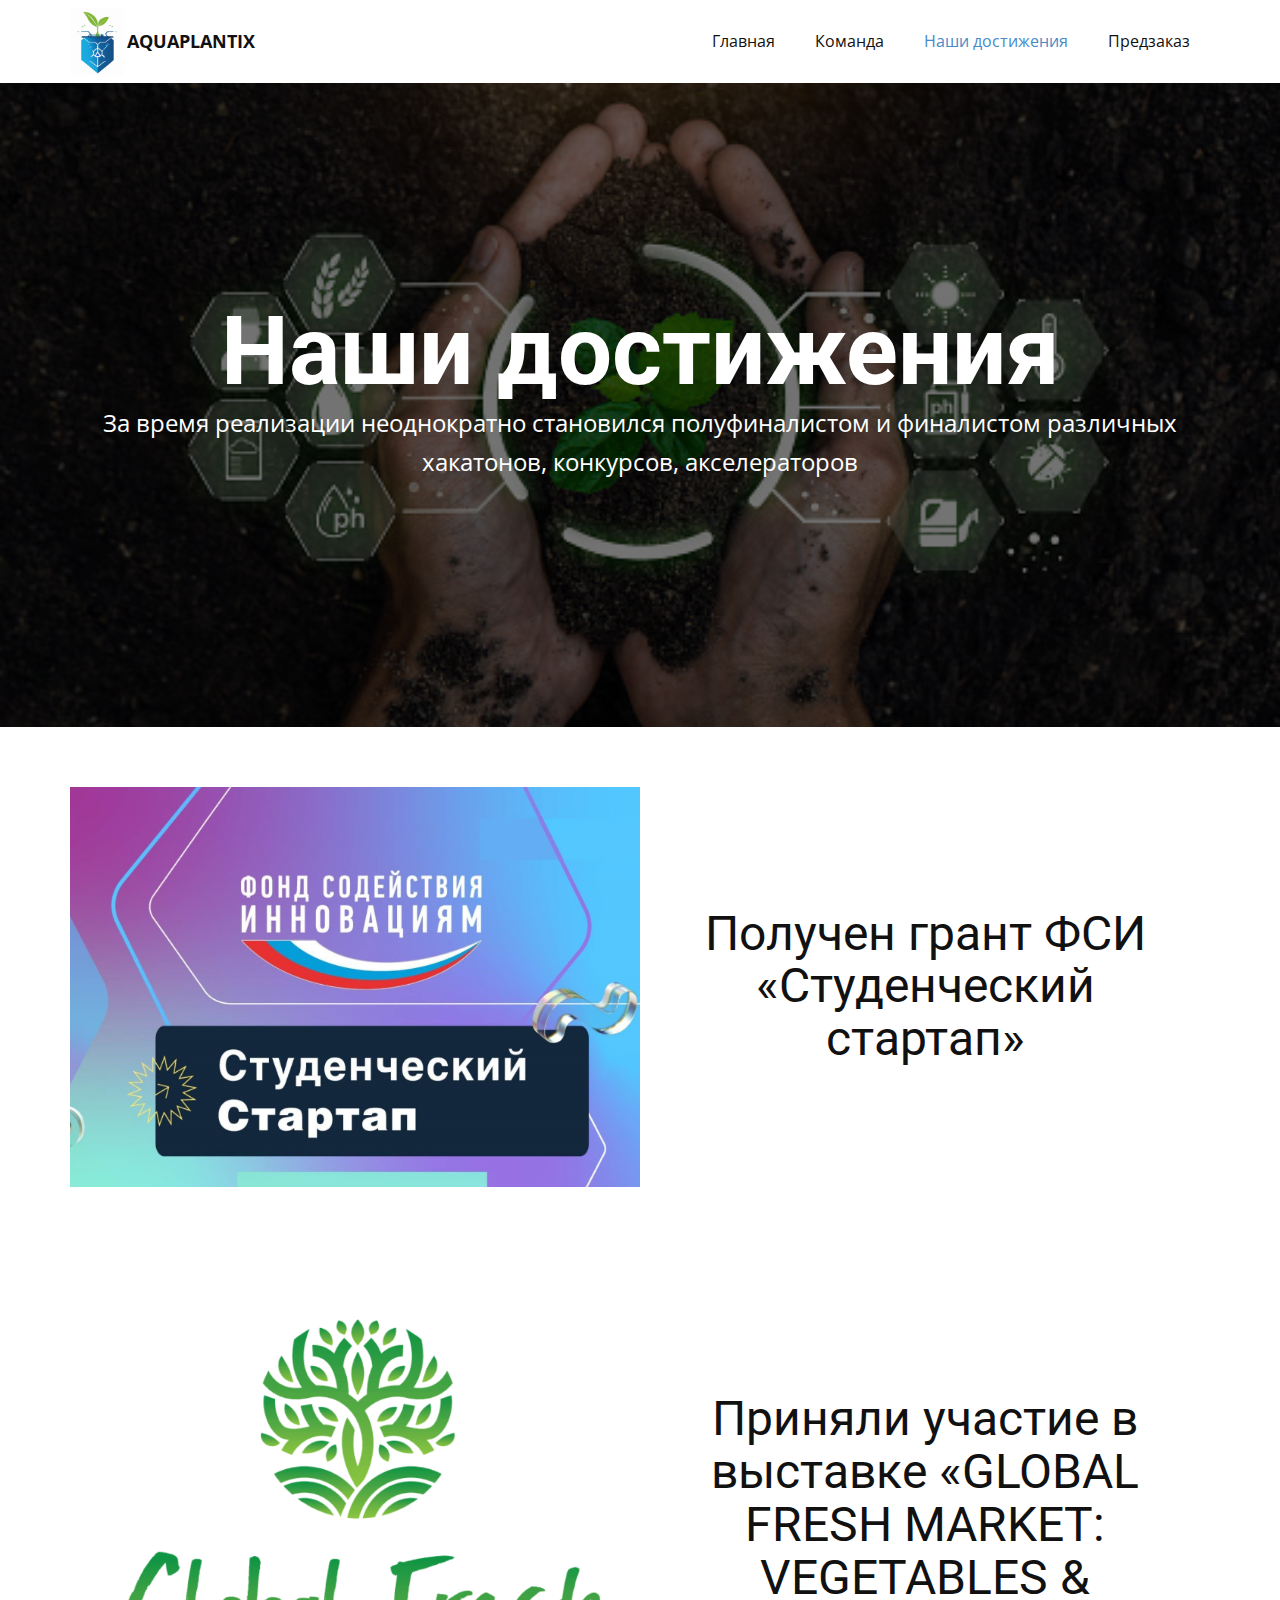
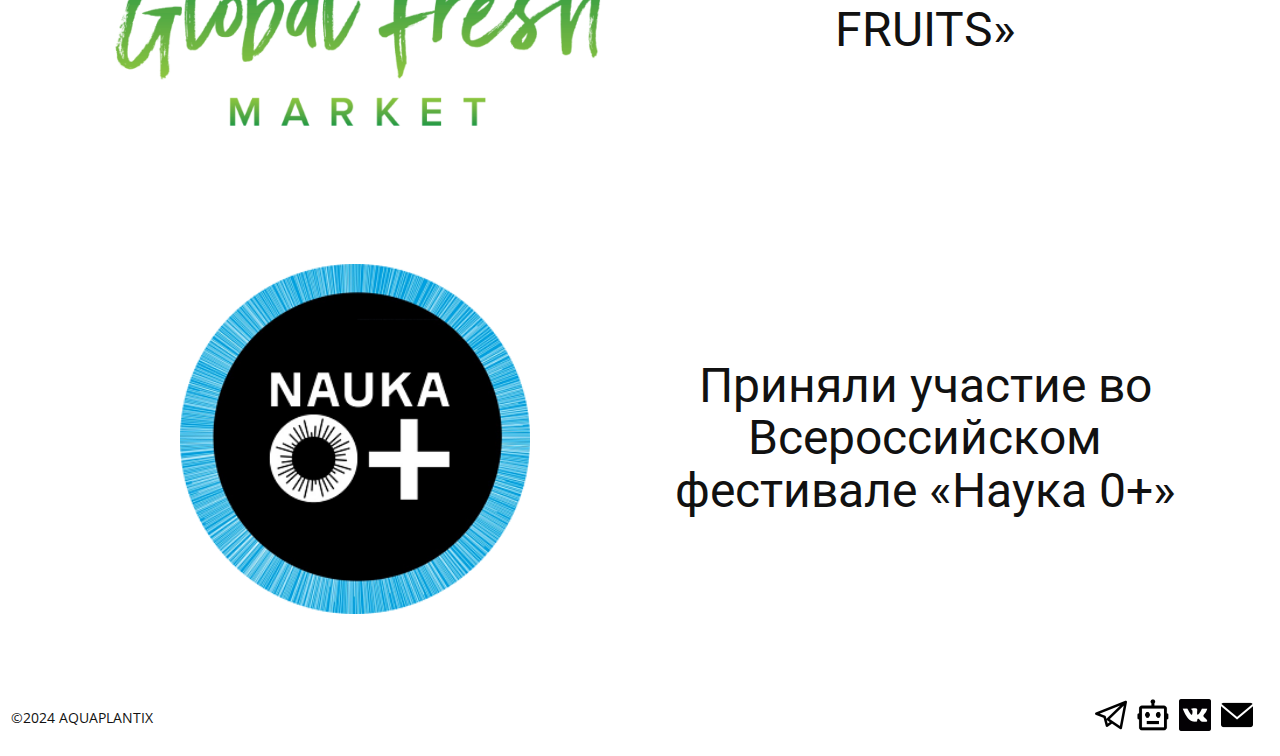
<file: Наши-достижения.html>
<!DOCTYPE html>
<html style="font-size: 16px;" lang="ru"><head>
    <meta name="viewport" content="width=device-width, initial-scale=1.0">
    <meta charset="utf-8">
    <meta name="keywords" content="INTUITIVE">
    <meta name="description" content="">
    <title>Наши достижения</title>
    <link rel="stylesheet" href="aqua.css" media="screen">
<link rel="stylesheet" href="Наши-достижения.css" media="screen">
    <script class="u-script" type="text/javascript" src="jquery.js" defer=""></script>
    <script class="u-script" type="text/javascript" src="aqua.js" defer=""></script>
    <meta name="generator" content="">
    <link id="u-theme-google-font" rel="stylesheet" href="https://fonts.googleapis.com/css?family=Roboto:100,100i,300,300i,400,400i,500,500i,700,700i,900,900i|Open+Sans:300,300i,400,400i,500,500i,600,600i,700,700i,800,800i">
    
    
    
    <script type="application/ld+json">{
		"@context": "http://schema.org",
		"@type": "Organization",
		"name": "AquaPlantIX",
		"logo": "images/1-LogoforAQUAPLANTIXacompanydedicatedtoth.png",
		"sameAs": [
				"https://t.me/AquaPlantlX",
				"https://t.me/AquaPlantIX_bot",
				"https://vk.com/aquaplantix",
				"mailto:makar9204@ya.ru"
		]
}</script>
    <meta name="theme-color" content="#478ac9">
    <meta property="og:title" content="Наши достижения">
    <meta property="og:description" content="">
    <meta property="og:type" content="website">
  <meta data-intl-tel-input-cdn-path="intlTelInput/"></head>
  <body data-path-to-root="./" data-include-products="false" class="u-body u-xl-mode" data-lang="ru"><header class="u-clearfix u-header u-white u-header" id="sec-2b08"><div class="u-clearfix u-sheet u-sheet-1">
        <a class="u-image u-logo u-image-1" data-image-width="640" data-image-height="800">
          <img src="images/1-LogoforAQUAPLANTIXacompanydedicatedtoth.png" class="u-logo-image u-logo-image-1">
        </a>
        <nav class="u-menu u-menu-one-level u-offcanvas u-menu-1">
          <div class="menu-collapse" style="font-size: 1rem; letter-spacing: 0px;">
            <a class="u-button-style u-custom-left-right-menu-spacing u-custom-padding-bottom u-custom-top-bottom-menu-spacing u-nav-link u-text-active-palette-1-base u-text-hover-palette-2-base" href="#">
              <svg class="u-svg-link" viewBox="0 0 24 24"><use xmlns:xlink="http://www.w3.org/1999/xlink" xlink:href="#menu-hamburger"></use></svg>
              <svg class="u-svg-content" version="1.1" id="menu-hamburger" viewBox="0 0 16 16" x="0px" y="0px" xmlns:xlink="http://www.w3.org/1999/xlink" xmlns="http://www.w3.org/2000/svg"><g><rect y="1" width="16" height="2"></rect><rect y="7" width="16" height="2"></rect><rect y="13" width="16" height="2"></rect>
</g></svg>
            </a>
          </div>
          <div class="u-custom-menu u-nav-container">
            <ul class="u-nav u-unstyled u-nav-1"><li class="u-nav-item"><a class="u-button-style u-nav-link u-text-active-palette-1-base u-text-hover-palette-2-base" href="Главная.html" style="padding: 10px 20px;">Главная</a>
</li><li class="u-nav-item"><a class="u-button-style u-nav-link u-text-active-palette-1-base u-text-hover-palette-2-base" href="Команда.html" style="padding: 10px 20px;">Команда</a>
</li><li class="u-nav-item"><a class="u-button-style u-nav-link u-text-active-palette-1-base u-text-hover-palette-2-base" href="Наши-достижения.html" style="padding: 10px 20px;">Наши достижения</a>
</li><li class="u-nav-item"><a class="u-button-style u-nav-link u-text-active-palette-1-base u-text-hover-palette-2-base" href="Предзаказ.html" style="padding: 10px 20px;">Предзаказ</a>
</li></ul>
          </div>
          <div class="u-custom-menu u-nav-container-collapse">
            <div class="u-black u-container-style u-inner-container-layout u-opacity u-opacity-95 u-sidenav">
              <div class="u-inner-container-layout u-sidenav-overflow">
                <div class="u-menu-close"></div>
                <ul class="u-align-center u-nav u-popupmenu-items u-unstyled u-nav-2"><li class="u-nav-item"><a class="u-button-style u-nav-link" href="Главная.html">Главная</a>
</li><li class="u-nav-item"><a class="u-button-style u-nav-link" href="Команда.html">Команда</a>
</li><li class="u-nav-item"><a class="u-button-style u-nav-link" href="Наши-достижения.html">Наши достижения</a>
</li><li class="u-nav-item"><a class="u-button-style u-nav-link" href="Предзаказ.html">Предзаказ</a>
</li></ul>
              </div>
            </div>
            <div class="u-black u-menu-overlay u-opacity u-opacity-70"></div>
          </div>
        </nav>
        <p class="u-text u-text-default u-text-1">AQUAPLANTIX</p>
      </div></header>
    <section class="u-align-center u-clearfix u-image u-shading u-section-1" src="" data-image-width="538" data-image-height="321" id="sec-35c0">
      <div class="u-clearfix u-sheet u-sheet-1">
        <h1 class="u-text u-text-default u-title u-text-1">Наши достижения</h1>
        <p class="u-large-text u-text u-text-default u-text-variant u-text-2">За время реализации неоднократно становился полуфиналистом и финалистом различных хакатонов, конкурсов, акселераторов</p>
      </div>
    </section>
    <section class="u-clearfix u-section-2" id="sec-4ae4">
      <div class="u-clearfix u-sheet u-sheet-1">
        <div class="data-layout-selected u-clearfix u-expanded-width u-layout-wrap u-layout-wrap-1">
          <div class="u-layout">
            <div class="u-layout-row">
              <div class="u-container-style u-image u-layout-cell u-size-30 u-image-1" data-image-width="1875" data-image-height="1055">
                <div class="u-container-layout u-container-layout-1"></div>
              </div>
              <div class="u-align-center u-container-style u-layout-cell u-size-30 u-layout-cell-2">
                <div class="u-container-layout u-valign-middle u-container-layout-2">
                  <h2 class="u-text u-text-default u-text-1"> Получен грант ФСИ «Студенческий стартап»</h2>
                </div>
              </div>
            </div>
          </div>
        </div>
      </div>
    </section>
    <section class="u-clearfix u-section-3" id="sec-e305">
      <div class="u-clearfix u-sheet u-sheet-1">
        <div class="data-layout-selected u-clearfix u-expanded-width u-layout-wrap u-layout-wrap-1">
          <div class="u-layout">
            <div class="u-layout-row">
              <div class="u-container-style u-image u-layout-cell u-size-30 u-image-1" data-image-width="768" data-image-height="640">
                <div class="u-container-layout u-container-layout-1"></div>
              </div>
              <div class="u-align-center u-container-style u-layout-cell u-size-30 u-layout-cell-2">
                <div class="u-container-layout u-valign-middle u-container-layout-2">
                  <h2 class="u-text u-text-default u-text-1"> Приняли участие в выставке «GLOBAL FRESH MARKET: <br>VEGETABLES &amp; FRUITS»
                  </h2>
                </div>
              </div>
            </div>
          </div>
        </div>
      </div>
    </section>
    <section class="u-clearfix u-section-4" id="sec-bf98">
      <div class="u-clearfix u-sheet u-sheet-1">
        <div class="data-layout-selected u-clearfix u-expanded-width u-layout-wrap u-layout-wrap-1">
          <div class="u-layout">
            <div class="u-layout-row">
              <div class="u-container-style u-image u-image-contain u-layout-cell u-size-30 u-image-1" data-image-width="300" data-image-height="300">
                <div class="u-container-layout u-container-layout-1"></div>
              </div>
              <div class="u-align-center u-container-style u-layout-cell u-size-30 u-layout-cell-2">
                <div class="u-container-layout u-valign-middle u-container-layout-2">
                  <h2 class="u-text u-text-default u-text-1"> Приняли участие во Всероссийском фестивале «Наука 0+»</h2>
                </div>
              </div>
            </div>
          </div>
        </div>
      </div>
    </section>
    
    
    
    <footer class="u-align-center u-clearfix u-footer u-white u-footer" id="sec-9607"><div class="u-clearfix u-sheet u-sheet-1">
        <div class="u-social-icons u-spacing-10 u-social-icons-1">
          <a class="u-social-url" title="Telegram" target="_blank" href="https://t.me/AquaPlantlX"><span class="u-file-icon u-icon u-social-facebook u-social-icon u-icon-1"><img src="images/87413.png" alt=""></span>
          </a>
          <a class="u-social-url" target="_blank" data-type="Etsy" title="Bot" href="https://t.me/AquaPlantIX_bot"><span class="u-file-icon u-icon u-social-etsy u-social-icon u-icon-2"><img src="images/bot-1.png" alt=""></span>
          </a>
          <a class="u-social-url" title="VK" target="_blank" href="https://vk.com/aquaplantix"><span class="u-file-icon u-icon u-social-icon u-social-twitter u-icon-3"><img src="images/2150.png" alt=""></span>
          </a>
          <a class="u-social-url" title="Для связи с нами" target="_blank" href="mailto:makar9204@ya.ru"><span class="u-file-icon u-icon u-social-icon u-social-instagram u-icon-4"><img src="images/mail_email_message_electronic_online_web_icon-icons.com_59986.png" alt=""></span>
          </a>
        </div>
        <p class="u-small-text u-text u-text-variant u-text-1"> ©2024 AQUAPLANTIX</p>
      </div></footer>
    
  
</body></html>
</file>
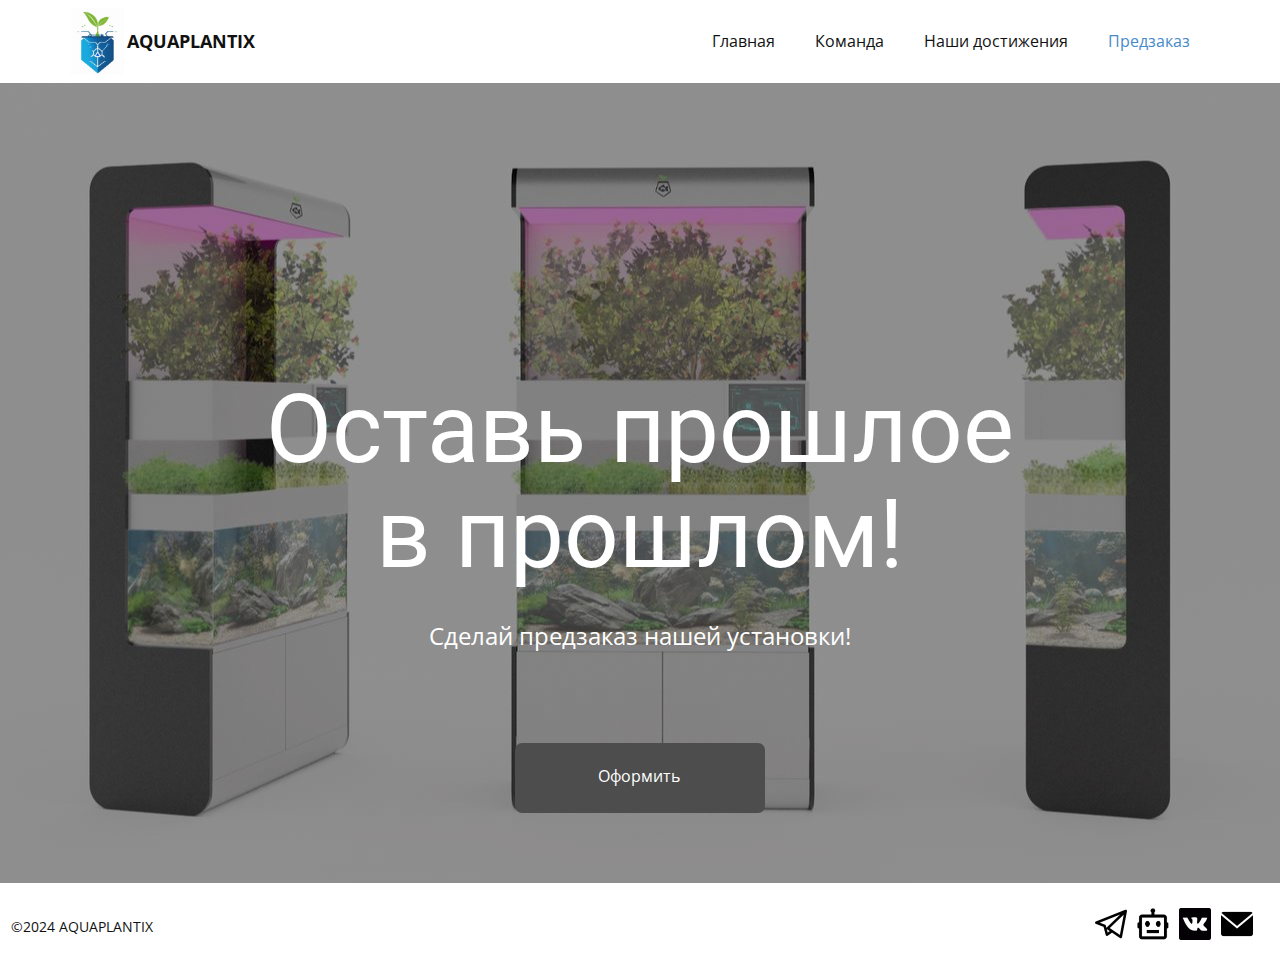
<file: Предзаказ.html>
<!DOCTYPE html>
<html style="font-size: 16px;" lang="ru"><head>
    <meta name="viewport" content="width=device-width, initial-scale=1.0">
    <meta charset="utf-8">
    <meta name="keywords" content="Sample Headline">
    <meta name="description" content="">
    <title>Предзаказ</title>
    <link rel="stylesheet" href="aqua.css" media="screen">
<link rel="stylesheet" href="Предзаказ.css" media="screen">
    <script class="u-script" type="text/javascript" src="jquery.js" defer=""></script>
    <script class="u-script" type="text/javascript" src="aqua.js" defer=""></script>
    <meta name="generator" content="">
    <link id="u-theme-google-font" rel="stylesheet" href="https://fonts.googleapis.com/css?family=Roboto:100,100i,300,300i,400,400i,500,500i,700,700i,900,900i|Open+Sans:300,300i,400,400i,500,500i,600,600i,700,700i,800,800i">
    
    
    
    <script type="application/ld+json">{
		"@context": "http://schema.org",
		"@type": "Organization",
		"name": "AquaPlantIX",
		"logo": "images/1-LogoforAQUAPLANTIXacompanydedicatedtoth.png",
		"sameAs": [
				"https://t.me/AquaPlantlX",
				"https://t.me/AquaPlantIX_bot",
				"https://vk.com/aquaplantix",
				"mailto:makar9204@ya.ru"
		]
}</script>
    <meta name="theme-color" content="#478ac9">
    <meta property="og:title" content="Предзаказ">
    <meta property="og:description" content="">
    <meta property="og:type" content="website">
  <meta data-intl-tel-input-cdn-path="intlTelInput/"></head>
  <body data-path-to-root="./" data-include-products="false" class="u-body u-xl-mode" data-lang="ru"><header class="u-clearfix u-header u-white u-header" id="sec-2b08"><div class="u-clearfix u-sheet u-sheet-1">
        <a class="u-image u-logo u-image-1" data-image-width="640" data-image-height="800">
          <img src="images/1-LogoforAQUAPLANTIXacompanydedicatedtoth.png" class="u-logo-image u-logo-image-1">
        </a>
        <nav class="u-menu u-menu-one-level u-offcanvas u-menu-1">
          <div class="menu-collapse" style="font-size: 1rem; letter-spacing: 0px;">
            <a class="u-button-style u-custom-left-right-menu-spacing u-custom-padding-bottom u-custom-top-bottom-menu-spacing u-nav-link u-text-active-palette-1-base u-text-hover-palette-2-base" href="#">
              <svg class="u-svg-link" viewBox="0 0 24 24"><use xmlns:xlink="http://www.w3.org/1999/xlink" xlink:href="#menu-hamburger"></use></svg>
              <svg class="u-svg-content" version="1.1" id="menu-hamburger" viewBox="0 0 16 16" x="0px" y="0px" xmlns:xlink="http://www.w3.org/1999/xlink" xmlns="http://www.w3.org/2000/svg"><g><rect y="1" width="16" height="2"></rect><rect y="7" width="16" height="2"></rect><rect y="13" width="16" height="2"></rect>
</g></svg>
            </a>
          </div>
          <div class="u-custom-menu u-nav-container">
            <ul class="u-nav u-unstyled u-nav-1"><li class="u-nav-item"><a class="u-button-style u-nav-link u-text-active-palette-1-base u-text-hover-palette-2-base" href="Главная.html" style="padding: 10px 20px;">Главная</a>
</li><li class="u-nav-item"><a class="u-button-style u-nav-link u-text-active-palette-1-base u-text-hover-palette-2-base" href="Команда.html" style="padding: 10px 20px;">Команда</a>
</li><li class="u-nav-item"><a class="u-button-style u-nav-link u-text-active-palette-1-base u-text-hover-palette-2-base" href="Наши-достижения.html" style="padding: 10px 20px;">Наши достижения</a>
</li><li class="u-nav-item"><a class="u-button-style u-nav-link u-text-active-palette-1-base u-text-hover-palette-2-base" href="Предзаказ.html" style="padding: 10px 20px;">Предзаказ</a>
</li></ul>
          </div>
          <div class="u-custom-menu u-nav-container-collapse">
            <div class="u-black u-container-style u-inner-container-layout u-opacity u-opacity-95 u-sidenav">
              <div class="u-inner-container-layout u-sidenav-overflow">
                <div class="u-menu-close"></div>
                <ul class="u-align-center u-nav u-popupmenu-items u-unstyled u-nav-2"><li class="u-nav-item"><a class="u-button-style u-nav-link" href="Главная.html">Главная</a>
</li><li class="u-nav-item"><a class="u-button-style u-nav-link" href="Команда.html">Команда</a>
</li><li class="u-nav-item"><a class="u-button-style u-nav-link" href="Наши-достижения.html">Наши достижения</a>
</li><li class="u-nav-item"><a class="u-button-style u-nav-link" href="Предзаказ.html">Предзаказ</a>
</li></ul>
              </div>
            </div>
            <div class="u-black u-menu-overlay u-opacity u-opacity-70"></div>
          </div>
        </nav>
        <p class="u-text u-text-default u-text-1">AQUAPLANTIX</p>
      </div></header>
    <section class="u-align-center u-clearfix u-image u-shading u-section-1" src="" data-image-width="1280" data-image-height="839" id="sec-2e0f">
      <div class="u-clearfix u-sheet u-sheet-1">
        <h1 class="u-text u-title u-text-1">Оставь прошлое в прошлом!</h1>
        <p class="u-large-text u-text u-text-variant u-text-2">Сделай предзаказ нашей установки!</p>
        <a href="https://forms.yandex.ru/u/66a7ded3068ff0761467bc4d/" class="u-btn u-btn-round u-button-style u-grey-70 u-radius u-btn-1" target="_blank">Оформить</a>
      </div>
    </section>
    
    
    
    <footer class="u-align-center u-clearfix u-footer u-white u-footer" id="sec-9607"><div class="u-clearfix u-sheet u-sheet-1">
        <div class="u-social-icons u-spacing-10 u-social-icons-1">
          <a class="u-social-url" title="Telegram" target="_blank" href="https://t.me/AquaPlantlX"><span class="u-file-icon u-icon u-social-facebook u-social-icon u-icon-1"><img src="images/87413.png" alt=""></span>
          </a>
          <a class="u-social-url" target="_blank" data-type="Etsy" title="Bot" href="https://t.me/AquaPlantIX_bot"><span class="u-file-icon u-icon u-social-etsy u-social-icon u-icon-2"><img src="images/bot-1.png" alt=""></span>
          </a>
          <a class="u-social-url" title="VK" target="_blank" href="https://vk.com/aquaplantix"><span class="u-file-icon u-icon u-social-icon u-social-twitter u-icon-3"><img src="images/2150.png" alt=""></span>
          </a>
          <a class="u-social-url" title="Для связи с нами" target="_blank" href="mailto:makar9204@ya.ru"><span class="u-file-icon u-icon u-social-icon u-social-instagram u-icon-4"><img src="images/mail_email_message_electronic_online_web_icon-icons.com_59986.png" alt=""></span>
          </a>
        </div>
        <p class="u-small-text u-text u-text-variant u-text-1"> ©2024 AQUAPLANTIX</p>
      </div></footer>
    
  
</body></html>
</file>
